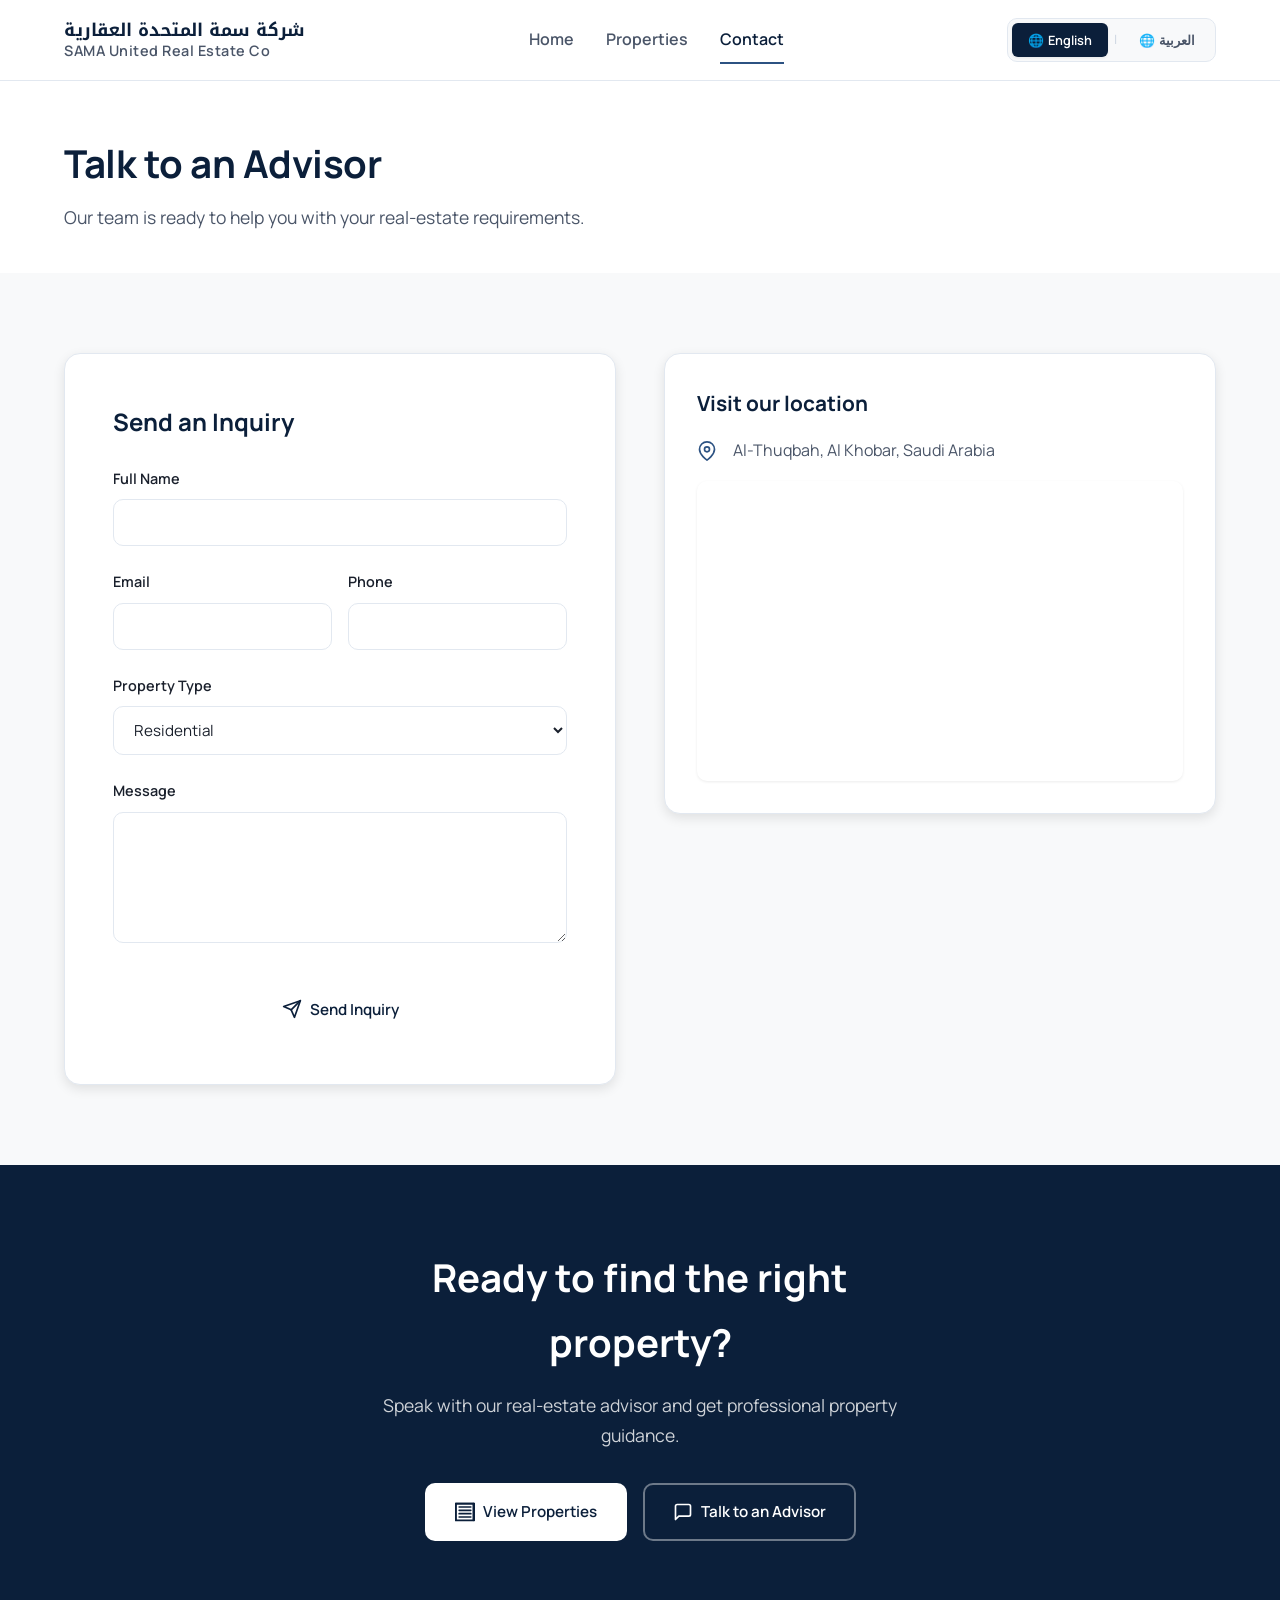
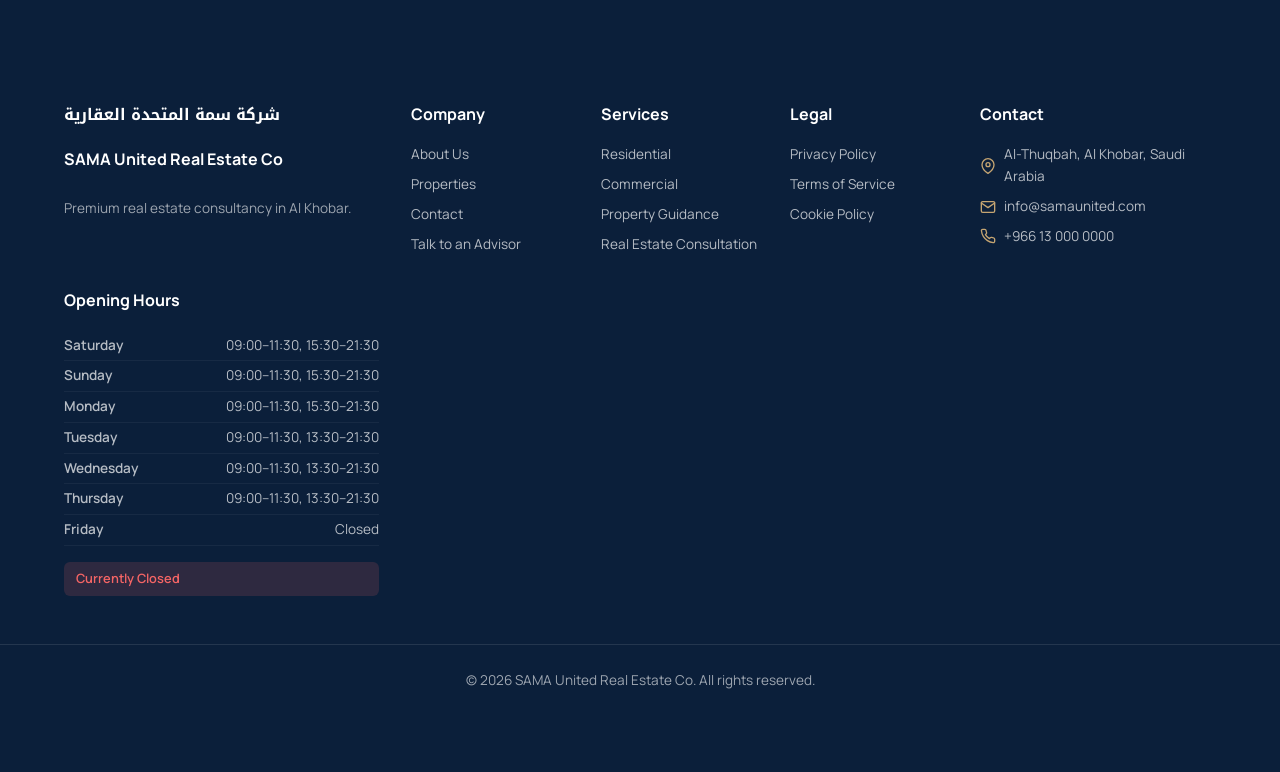
<file: contact.html>
<!DOCTYPE html>
<html lang="en" dir="ltr">
<head>
  <meta charset="UTF-8">
  <meta name="viewport" content="width=device-width, initial-scale=1.0">
  <meta name="description" content="Talk to a real estate advisor at SAMA United Real Estate Co. We provide professional property guidance in Al Khobar, Saudi Arabia.">
  <meta name="keywords" content="contact, advisor, real estate, Al Khobar, SAMA United, consultation">
  <meta property="og:title" content="Talk to an Advisor | SAMA United Real Estate Co">
  <meta property="og:description" content="Get professional real-estate guidance from our advisors in Al Khobar, Saudi Arabia.">
  <meta property="og:type" content="website">
  <meta property="og:url" content="https://samaunited.com/contact">
  <meta name="theme-color" content="#0B1F3A">
  <title>Talk to an Advisor | SAMA United Real Estate Co</title>
  <link rel="preconnect" href="https://fonts.googleapis.com">
  <link rel="preconnect" href="https://fonts.gstatic.com" crossorigin>
  <link href="https://fonts.googleapis.com/css2?family=Manrope:wght@400;500;600;700;800&family=Noto+Kufi+Arabic:wght@400;500;600;700&display=swap" rel="stylesheet">
  <link rel="stylesheet" href="style.css">
</head>
<body>
  <a href="#mainContent" class="skip-link">Skip to main content</a>
  
  <header class="site-header" id="siteHeader">
    <div class="container header-inner">
      <a href="index.html" class="brand" aria-label="SAMA United Real Estate Co - Home">
        <span class="brand-ar">شركة سمة المتحدة العقارية</span>
        <span class="brand-en">SAMA United Real Estate Co</span>
      </a>
      
      <nav class="desktop-nav" aria-label="Primary navigation">
        <a href="index.html" class="nav-link" data-nav="home">Home</a>
        <a href="properties.html" class="nav-link" data-nav="properties">Properties</a>
        <a href="contact.html" class="nav-link active" data-nav="contact" aria-current="page">Contact</a>
      </nav>
      
      <div class="header-actions">
        <div class="language-selector" role="group" aria-label="Language selector">
          <button class="lang-btn active-lang" data-lang="en" aria-pressed="true" aria-label="Switch to English">
            <span aria-hidden="true">🌐</span> English
          </button>
          <span class="lang-divider" aria-hidden="true">|</span>
          <button class="lang-btn" data-lang="ar" aria-pressed="false" aria-label="التبديل إلى العربية">
            <span aria-hidden="true">🌐</span> العربية
          </button>
        </div>
        
        <button class="menu-toggle" id="menuToggle" aria-label="Open menu" aria-expanded="false" aria-controls="mobileNav">
          <svg xmlns="http://www.w3.org/2000/svg" width="24" height="24" viewBox="0 0 24 24" fill="none" stroke="currentColor" stroke-width="2" stroke-linecap="round" stroke-linejoin="round" class="icon-menu"><line x1="3" y1="12" x2="21" y2="12"/><line x1="3" y1="6" x2="21" y2="6"/><line x1="3" y1="18" x2="21" y2="18"/></svg>
          <svg xmlns="http://www.w3.org/2000/svg" width="24" height="24" viewBox="0 0 24 24" fill="none" stroke="currentColor" stroke-width="2" stroke-linecap="round" stroke-linejoin="round" class="icon-close" style="display:none;"><line x1="18" y1="6" x2="6" y2="18"/><line x1="6" y1="6" x2="18" y2="18"/></svg>
        </button>
      </div>
    </div>
    
    <div class="mobile-nav" id="mobileNav" aria-hidden="true">
      <a href="index.html" class="mobile-nav-link" data-nav="home">Home</a>
      <a href="properties.html" class="mobile-nav-link" data-nav="properties">Properties</a>
      <a href="contact.html" class="mobile-nav-link active" data-nav="contact" aria-current="page">Contact</a>
      <div class="mobile-lang">
        <button class="lang-btn active-lang" data-lang="en">🌐 English</button>
        <button class="lang-btn" data-lang="ar">🌐 العربية</button>
      </div>
    </div>
  </header>

  <main id="mainContent">
    <!-- Contact Hero -->
    <section class="contact-hero section-padding">
      <div class="container">
        <h1 class="section-title" id="contactHeading">Talk to an Advisor</h1>
        <p class="page-subtitle" id="contactSubtitle">Our team is ready to help you with your real-estate requirements.</p>
      </div>
    </section>

    <!-- Contact Section -->
    <section class="contact-section section-padding bg-soft">
      <div class="container contact-layout">
        <!-- Contact Form -->
        <div class="contact-form-wrapper">
          <h2 id="formHeading">Send an Inquiry</h2>
          <form id="contactForm" novalidate>
            <div class="form-group">
              <label for="name" id="labelName">Full Name</label>
              <input type="text" id="name" name="name" required aria-required="true" autocomplete="name">
            </div>
            
            <div class="form-row">
              <div class="form-group">
                <label for="email" id="labelEmail">Email</label>
                <input type="email" id="email" name="email" required aria-required="true" autocomplete="email">
              </div>
              <div class="form-group">
                <label for="phone" id="labelPhone">Phone</label>
                <input type="tel" id="phone" name="phone" required aria-required="true" autocomplete="tel">
              </div>
            </div>
            
            <div class="form-group">
              <label for="propertyType" id="labelPropertyType">Property Type</label>
              <select id="propertyType" name="propertyType">
                <option value="residential" id="optionResidential">Residential</option>
                <option value="commercial" id="optionCommercial">Commercial</option>
                <option value="family" id="optionFamily">Family</option>
                <option value="other" id="optionOther">Other</option>
              </select>
            </div>
            
            <div class="form-group">
              <label for="message" id="labelMessage">Message</label>
              <textarea id="message" name="message" rows="5" required aria-required="true"></textarea>
            </div>
            
            <div id="formError" class="form-message error hidden" role="alert" aria-live="assertive"></div>
            <div id="formSuccess" class="form-message success hidden" role="status" aria-live="polite"></div>
            
            <button type="submit" class="btn btn-primary form-submit" id="submitBtn">
              <svg xmlns="http://www.w3.org/2000/svg" width="20" height="20" viewBox="0 0 24 24" fill="none" stroke="currentColor" stroke-width="2" stroke-linecap="round" stroke-linejoin="round"><line x1="22" y1="2" x2="11" y2="13"/><polygon points="22 2 15 22 11 13 2 9 22 2"/></svg>
              <span>Send Inquiry</span>
            </button>
          </form>
        </div>
        
        <!-- Contact Info -->
        <div class="contact-info-wrapper">
          <div class="info-card">
            <h3 id="locationHeading">Visit our location</h3>
            <p class="info-item">
              <svg xmlns="http://www.w3.org/2000/svg" width="20" height="20" viewBox="0 0 24 24" fill="none" stroke="currentColor" stroke-width="2" stroke-linecap="round" stroke-linejoin="round"><path d="M21 10c0 7-9 13-9 13s-9-6-9-13a9 9 0 0 1 18 0z"/><circle cx="12" cy="10" r="3"/></svg>
              <span id="locationAddress">Al-Thuqbah, Al Khobar, Saudi Arabia</span>
            </p>
            <div class="map-container">
              <iframe 
                src="https://www.google.com/maps/embed?pb=!1m18!1m12!1m3!1d3576.2!2d50.2!3d26.3!2m3!1f0!2f0!3f0!3m2!1i1024!2i768!4f13.1!3m3!1m2!1s0x0%3A0x0!2zMjbCsDE4JzAwLjAiTiA1MMKwMTInMDAuMCJF!5e0!3m2!1sen!2ssa!4v1700000000000" 
                width="100%" 
                height="300" 
                style="border:0;" 
                allowfullscreen="" 
                loading="lazy"
                referrerpolicy="no-referrer-when-downgrade"
                title="SAMA United Real Estate Co location map">
              </iframe>
            </div>
          </div>
        </div>
      </div>
    </section>

    <!-- CTA Section -->
    <section class="cta-section section-padding">
      <div class="container cta-content">
        <h2 id="ctaHeading">Ready to find the right property?</h2>
        <p id="ctaSubtitle">Speak with our real-estate advisor and get professional property guidance.</p>
        <div class="cta-actions">
          <a href="properties.html" class="btn btn-primary" id="ctaViewBtn">
            <svg xmlns="http://www.w3.org/2000/svg" width="20" height="20" viewBox="0 0 24 24" fill="none" stroke="currentColor" stroke-width="2" stroke-linecap="round" stroke-linejoin="round"><path d="M1 22V2h22v20"/><path d="M1 2h22"/><path d="M1 22h22"/><path d="M1 2v20"/><path d="M22 2v20"/><path d="M5 6h14"/><path d="M5 10h14"/><path d="M5 14h14"/><path d="M5 18h14"/></svg>
            <span>View Properties</span>
          </a>
          <a href="contact.html" class="btn btn-secondary" id="ctaAdvisorBtn">
            <svg xmlns="http://www.w3.org/2000/svg" width="20" height="20" viewBox="0 0 24 24" fill="none" stroke="currentColor" stroke-width="2" stroke-linecap="round" stroke-linejoin="round"><path d="M21 15a2 2 0 0 1-2 2H7l-4 4V5a2 2 0 0 1 2-2h14a2 2 0 0 1 2 2z"/></svg>
            <span>Talk to an Advisor</span>
          </a>
        </div>
      </div>
    </section>
  </main>

  <!-- Footer (same as index) -->
  <footer class="site-footer section-padding">
    <div class="container footer-grid">
      <div class="footer-col footer-brand">
        <h4 class="footer-brand-ar">شركة سمة المتحدة العقارية</h4>
        <h4 class="footer-brand-en">SAMA United Real Estate Co</h4>
        <p class="footer-tagline" id="footerTagline">Premium real estate consultancy in Al Khobar.</p>
      </div>
      
      <div class="footer-col">
        <h4 id="footerCompany">Company</h4>
        <a href="index.html#about" id="footerAbout">About Us</a>
        <a href="properties.html" id="footerProperties">Properties</a>
        <a href="contact.html" id="footerContact">Contact</a>
        <a href="contact.html" id="footerAdvisor">Talk to an Advisor</a>
      </div>
      
      <div class="footer-col">
        <h4 id="footerServices">Services</h4>
        <span id="footerResidential">Residential</span>
        <span id="footerCommercial">Commercial</span>
        <span id="footerGuidance">Property Guidance</span>
        <span id="footerConsultation">Real Estate Consultation</span>
      </div>
      
      <div class="footer-col">
        <h4 id="footerLegal">Legal</h4>
        <span id="footerPrivacy">Privacy Policy</span>
        <span id="footerTerms">Terms of Service</span>
        <span id="footerCookie">Cookie Policy</span>
      </div>
      
      <div class="footer-col">
        <h4 id="footerContactHeading">Contact</h4>
        <p class="footer-location">
          <svg xmlns="http://www.w3.org/2000/svg" width="16" height="16" viewBox="0 0 24 24" fill="none" stroke="currentColor" stroke-width="2" stroke-linecap="round" stroke-linejoin="round"><path d="M21 10c0 7-9 13-9 13s-9-6-9-13a9 9 0 0 1 18 0z"/><circle cx="12" cy="10" r="3"/></svg>
          <span id="footerAddress">Al-Thuqbah, Al Khobar, Saudi Arabia</span>
        </p>
        <p class="footer-email">
          <svg xmlns="http://www.w3.org/2000/svg" width="16" height="16" viewBox="0 0 24 24" fill="none" stroke="currentColor" stroke-width="2" stroke-linecap="round" stroke-linejoin="round"><path d="M4 4h16c1.1 0 2 .9 2 2v12c0 1.1-.9 2-2 2H4c-1.1 0-2-.9-2-2V6c0-1.1.9-2 2-2z"/><polyline points="22,6 12,13 2,6"/></svg>
          <span>info@samaunited.com</span>
        </p>
        <p class="footer-phone">
          <svg xmlns="http://www.w3.org/2000/svg" width="16" height="16" viewBox="0 0 24 24" fill="none" stroke="currentColor" stroke-width="2" stroke-linecap="round" stroke-linejoin="round"><path d="M22 16.92v3a2 2 0 0 1-2.18 2 19.79 19.79 0 0 1-8.63-3.07 19.5 19.5 0 0 1-6-6 19.79 19.79 0 0 1-3.07-8.67A2 2 0 0 1 4.11 2h3a2 2 0 0 1 2 1.72c.127.96.361 1.903.7 2.81a2 2 0 0 1-.45 2.11L8.09 9.91a16 16 0 0 0 6 6l1.27-1.27a2 2 0 0 1 2.11-.45c.907.339 1.85.573 2.81.7A2 2 0 0 1 22 16.92z"/></svg>
          <span>+966 13 000 0000</span>
        </p>
      </div>
      
      <div class="footer-col footer-hours">
        <h4 id="footerHoursHeading">Opening Hours</h4>
        <div id="openingHoursContainer"></div>
        <p class="hours-status" id="hoursStatus"></p>
      </div>
    </div>
    
    <div class="footer-bottom">
      <p id="footerCopyright">© 2026 SAMA United Real Estate Co. All rights reserved.</p>
    </div>
  </footer>

  <script src="script.js"></script>
</body>
  </html>
</file>
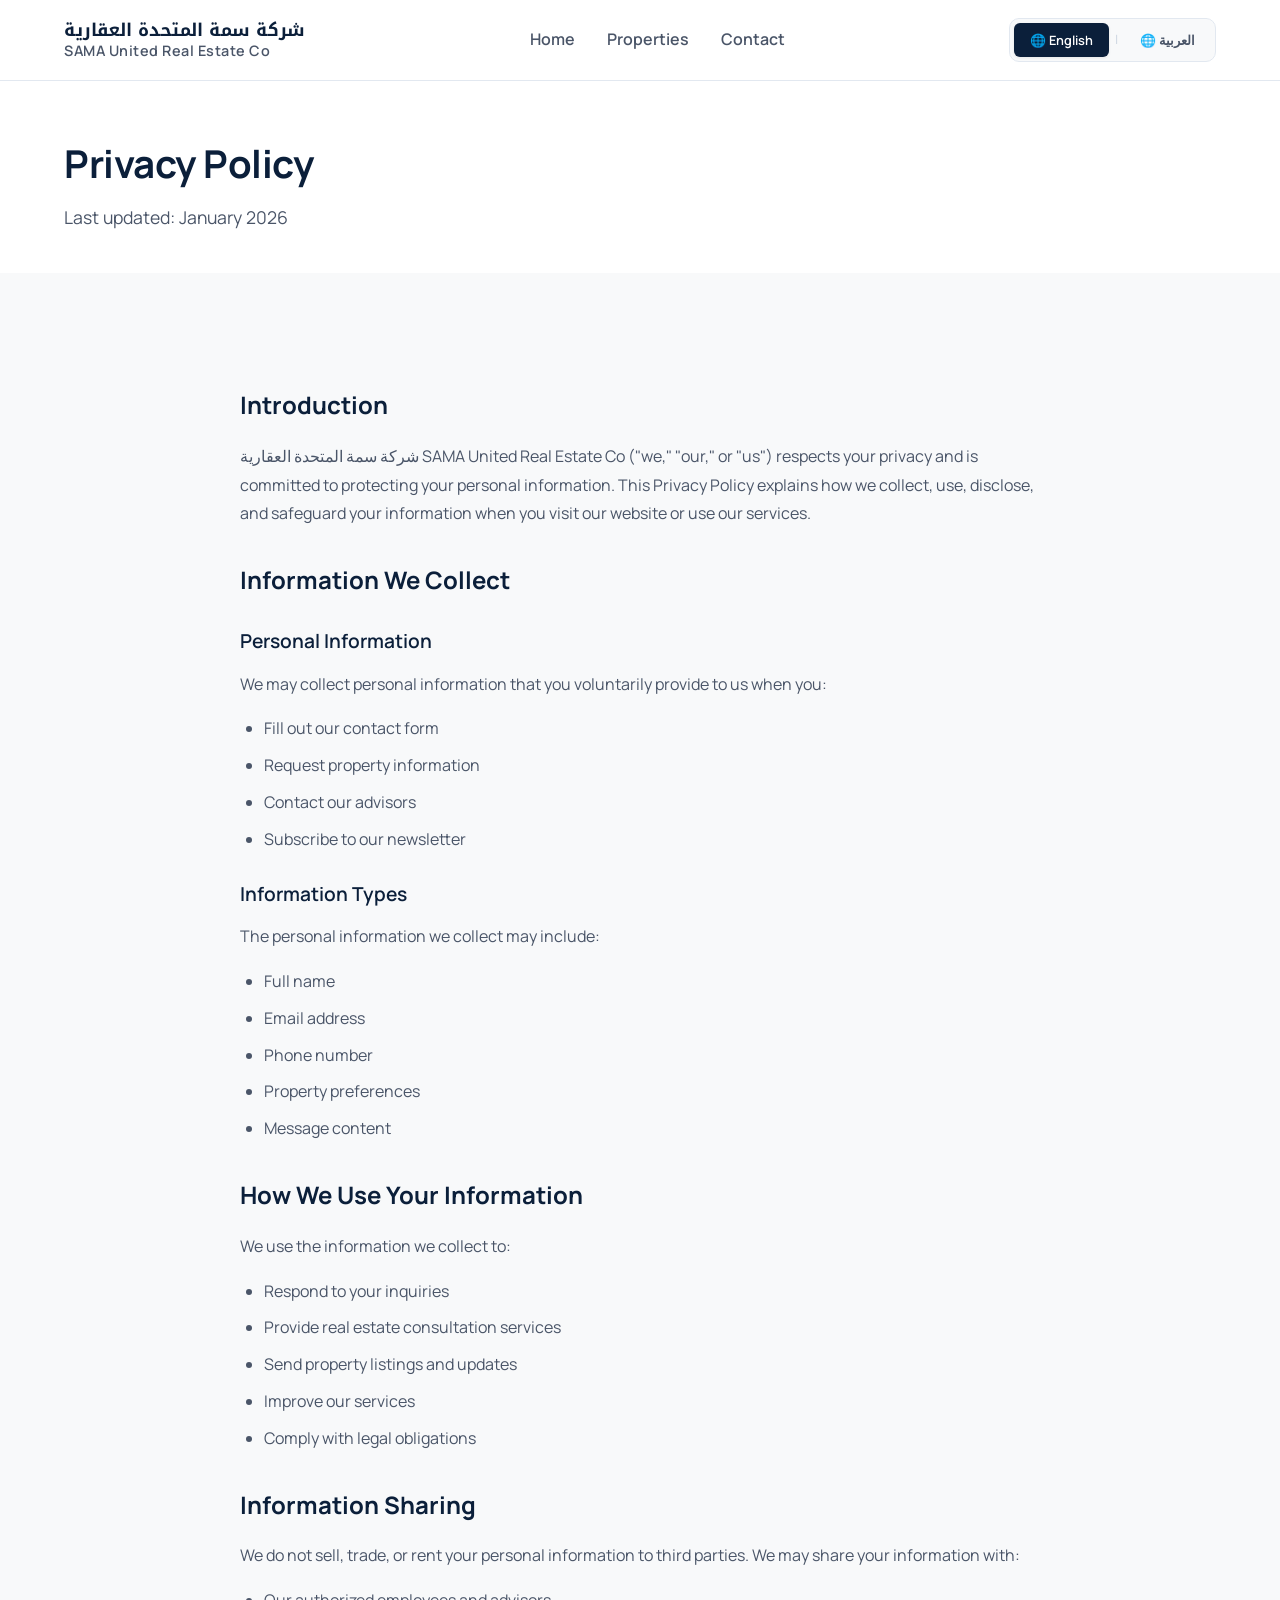
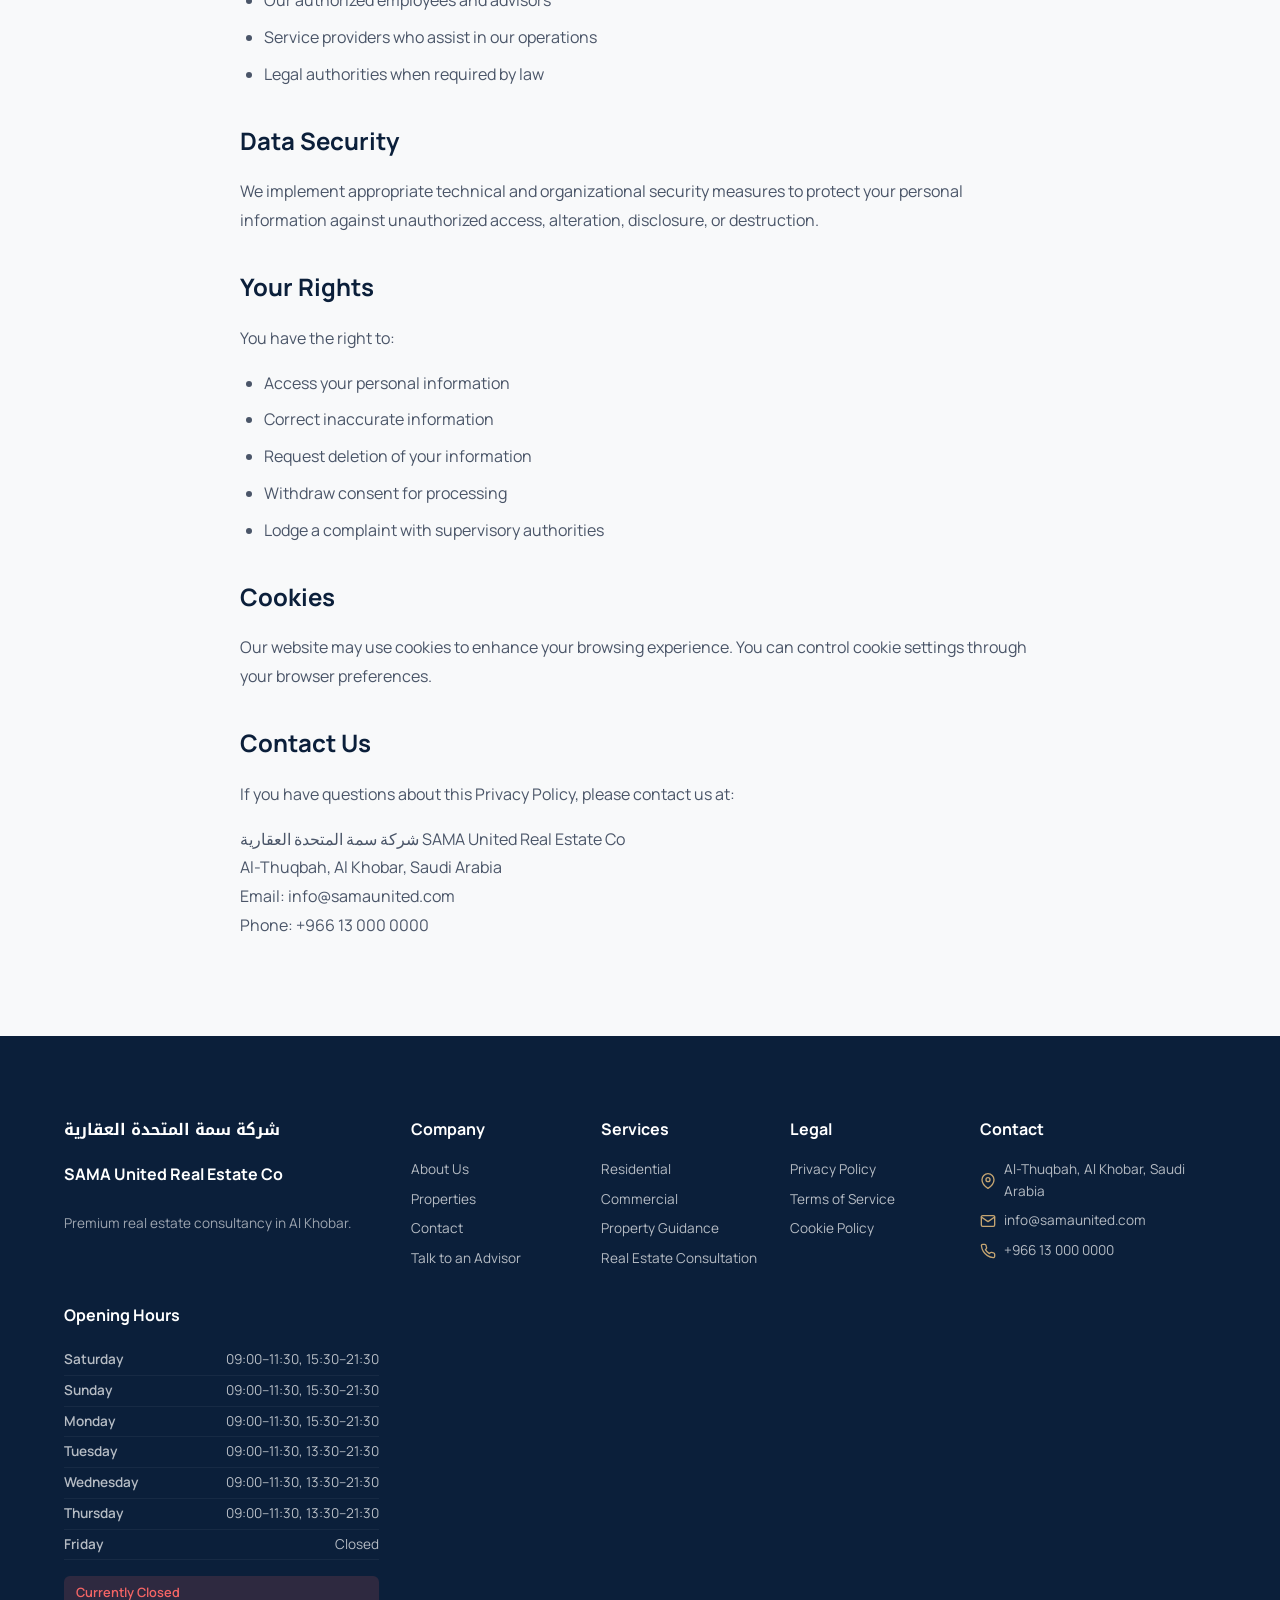
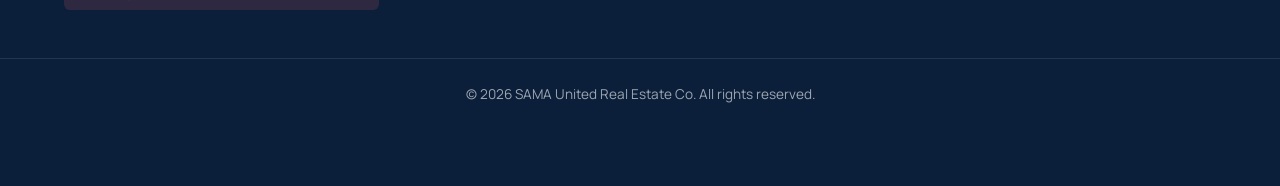
<file: privacy-policy.html>
<!DOCTYPE html>
<html lang="en" dir="ltr">
<head>
  <meta charset="UTF-8">
  <meta name="viewport" content="width=device-width, initial-scale=1.0">
  <meta name="description" content="Privacy Policy - SAMA United Real Estate Co. Learn how we protect your personal information.">
  <meta property="og:title" content="Privacy Policy | SAMA United Real Estate Co">
  <meta property="og:description" content="Privacy Policy for SAMA United Real Estate Co.">
  <meta property="og:type" content="website">
  <meta name="theme-color" content="#0B1F3A">
  <title>Privacy Policy | SAMA United Real Estate Co</title>
  <link rel="preconnect" href="https://fonts.googleapis.com">
  <link rel="preconnect" href="https://fonts.gstatic.com" crossorigin>
  <link href="https://fonts.googleapis.com/css2?family=Manrope:wght@400;500;600;700;800&family=Noto+Kufi+Arabic:wght@400;500;600;700&display=swap" rel="stylesheet">
  <link rel="stylesheet" href="style.css">
  <style>
    .legal-content {
      max-width: 800px;
      margin: 0 auto;
    }
    
    .legal-content h2 {
      font-size: 1.5rem;
      font-weight: 700;
      color: var(--primary-navy);
      margin: 32px 0 16px;
    }
    
    .legal-content h3 {
      font-size: 1.2rem;
      font-weight: 600;
      color: var(--primary-navy);
      margin: 24px 0 12px;
    }
    
    .legal-content p {
      color: var(--text-medium);
      line-height: 1.8;
      margin-bottom: 16px;
    }
    
    .legal-content ul {
      list-style-type: disc;
      padding-left: 24px;
      margin-bottom: 16px;
    }
    
    .legal-content li {
      color: var(--text-medium);
      line-height: 1.8;
      margin-bottom: 8px;
    }
    
    body[dir="rtl"] .legal-content ul {
      padding-left: 0;
      padding-right: 24px;
    }
  </style>
</head>
<body>
  <a href="#mainContent" class="skip-link">Skip to main content</a>
  
  <header class="site-header" id="siteHeader">
    <div class="container header-inner">
      <a href="index.html" class="brand" aria-label="SAMA United Real Estate Co - Home">
        <span class="brand-ar">شركة سمة المتحدة العقارية</span>
        <span class="brand-en">SAMA United Real Estate Co</span>
      </a>
      
      <nav class="desktop-nav" aria-label="Primary navigation">
        <a href="index.html" class="nav-link" data-nav="home">Home</a>
        <a href="properties.html" class="nav-link" data-nav="properties">Properties</a>
        <a href="contact.html" class="nav-link" data-nav="contact">Contact</a>
      </nav>
      
      <div class="header-actions">
        <div class="language-selector" role="group" aria-label="Language selector">
          <button class="lang-btn active-lang" data-lang="en" aria-pressed="true">🌐 English</button>
          <span class="lang-divider">|</span>
          <button class="lang-btn" data-lang="ar" aria-pressed="false">🌐 العربية</button>
        </div>
        
        <button class="menu-toggle" id="menuToggle" aria-label="Open menu" aria-expanded="false" aria-controls="mobileNav">
          <svg xmlns="http://www.w3.org/2000/svg" width="24" height="24" viewBox="0 0 24 24" fill="none" stroke="currentColor" stroke-width="2" stroke-linecap="round" stroke-linejoin="round" class="icon-menu"><line x1="3" y1="12" x2="21" y2="12"/><line x1="3" y1="6" x2="21" y2="6"/><line x1="3" y1="18" x2="21" y2="18"/></svg>
          <svg xmlns="http://www.w3.org/2000/svg" width="24" height="24" viewBox="0 0 24 24" fill="none" stroke="currentColor" stroke-width="2" stroke-linecap="round" stroke-linejoin="round" class="icon-close" style="display:none;"><line x1="18" y1="6" x2="6" y2="18"/><line x1="6" y1="6" x2="18" y2="18"/></svg>
        </button>
      </div>
    </div>
    
    <div class="mobile-nav" id="mobileNav" aria-hidden="true">
      <a href="index.html" class="mobile-nav-link" data-nav="home">Home</a>
      <a href="properties.html" class="mobile-nav-link" data-nav="properties">Properties</a>
      <a href="contact.html" class="mobile-nav-link" data-nav="contact">Contact</a>
      <div class="mobile-lang">
        <button class="lang-btn active-lang" data-lang="en">🌐 English</button>
        <button class="lang-btn" data-lang="ar">🌐 العربية</button>
      </div>
    </div>
  </header>

  <main id="mainContent">
    <section class="page-header section-padding">
      <div class="container">
        <h1 class="section-title" id="privacyHeading">Privacy Policy</h1>
        <p class="page-subtitle" id="privacySubtitle">Last updated: January 2026</p>
      </div>
    </section>

    <section class="section-padding bg-soft">
      <div class="container">
        <div class="legal-content">
          <h2>Introduction</h2>
          <p>شركة سمة المتحدة العقارية SAMA United Real Estate Co ("we," "our," or "us") respects your privacy and is committed to protecting your personal information. This Privacy Policy explains how we collect, use, disclose, and safeguard your information when you visit our website or use our services.</p>
          
          <h2>Information We Collect</h2>
          <h3>Personal Information</h3>
          <p>We may collect personal information that you voluntarily provide to us when you:</p>
          <ul>
            <li>Fill out our contact form</li>
            <li>Request property information</li>
            <li>Contact our advisors</li>
            <li>Subscribe to our newsletter</li>
          </ul>
          
          <h3>Information Types</h3>
          <p>The personal information we collect may include:</p>
          <ul>
            <li>Full name</li>
            <li>Email address</li>
            <li>Phone number</li>
            <li>Property preferences</li>
            <li>Message content</li>
          </ul>
          
          <h2>How We Use Your Information</h2>
          <p>We use the information we collect to:</p>
          <ul>
            <li>Respond to your inquiries</li>
            <li>Provide real estate consultation services</li>
            <li>Send property listings and updates</li>
            <li>Improve our services</li>
            <li>Comply with legal obligations</li>
          </ul>
          
          <h2>Information Sharing</h2>
          <p>We do not sell, trade, or rent your personal information to third parties. We may share your information with:</p>
          <ul>
            <li>Our authorized employees and advisors</li>
            <li>Service providers who assist in our operations</li>
            <li>Legal authorities when required by law</li>
          </ul>
          
          <h2>Data Security</h2>
          <p>We implement appropriate technical and organizational security measures to protect your personal information against unauthorized access, alteration, disclosure, or destruction.</p>
          
          <h2>Your Rights</h2>
          <p>You have the right to:</p>
          <ul>
            <li>Access your personal information</li>
            <li>Correct inaccurate information</li>
            <li>Request deletion of your information</li>
            <li>Withdraw consent for processing</li>
            <li>Lodge a complaint with supervisory authorities</li>
          </ul>
          
          <h2>Cookies</h2>
          <p>Our website may use cookies to enhance your browsing experience. You can control cookie settings through your browser preferences.</p>
          
          <h2>Contact Us</h2>
          <p>If you have questions about this Privacy Policy, please contact us at:</p>
          <p>شركة سمة المتحدة العقارية SAMA United Real Estate Co<br>
          Al-Thuqbah, Al Khobar, Saudi Arabia<br>
          Email: info@samaunited.com<br>
          Phone: +966 13 000 0000</p>
        </div>
      </div>
    </section>
  </main>

  <footer class="site-footer section-padding">
    <div class="container footer-grid">
      <div class="footer-col footer-brand">
        <h4 class="footer-brand-ar">شركة سمة المتحدة العقارية</h4>
        <h4 class="footer-brand-en">SAMA United Real Estate Co</h4>
        <p class="footer-tagline" id="footerTagline">Premium real estate consultancy in Al Khobar.</p>
      </div>
      
      <div class="footer-col">
        <h4 id="footerCompany">Company</h4>
        <a href="index.html#about" id="footerAbout">About Us</a>
        <a href="properties.html" id="footerProperties">Properties</a>
        <a href="contact.html" id="footerContact">Contact</a>
        <a href="contact.html" id="footerAdvisor">Talk to an Advisor</a>
      </div>
      
      <div class="footer-col">
        <h4 id="footerServices">Services</h4>
        <a href="services.html" id="footerResidential">Residential</a>
        <a href="services.html" id="footerCommercial">Commercial</a>
        <a href="services.html" id="footerGuidance">Property Guidance</a>
        <a href="services.html" id="footerConsultation">Real Estate Consultation</a>
      </div>
      
      <div class="footer-col">
        <h4 id="footerLegal">Legal</h4>
        <a href="privacy-policy.html" id="footerPrivacy">Privacy Policy</a>
        <a href="terms-of-service.html" id="footerTerms">Terms of Service</a>
        <a href="cookie-policy.html" id="footerCookie">Cookie Policy</a>
      </div>
      
      <div class="footer-col">
        <h4 id="footerContactHeading">Contact</h4>
        <p class="footer-location">
          <svg xmlns="http://www.w3.org/2000/svg" width="16" height="16" viewBox="0 0 24 24" fill="none" stroke="currentColor" stroke-width="2" stroke-linecap="round" stroke-linejoin="round"><path d="M21 10c0 7-9 13-9 13s-9-6-9-13a9 9 0 0 1 18 0z"/><circle cx="12" cy="10" r="3"/></svg>
          <span id="footerAddress">Al-Thuqbah, Al Khobar, Saudi Arabia</span>
        </p>
        <p class="footer-email">
          <svg xmlns="http://www.w3.org/2000/svg" width="16" height="16" viewBox="0 0 24 24" fill="none" stroke="currentColor" stroke-width="2" stroke-linecap="round" stroke-linejoin="round"><path d="M4 4h16c1.1 0 2 .9 2 2v12c0 1.1-.9 2-2 2H4c-1.1 0-2-.9-2-2V6c0-1.1.9-2 2-2z"/><polyline points="22,6 12,13 2,6"/></svg>
          <span>info@samaunited.com</span>
        </p>
        <p class="footer-phone">
          <svg xmlns="http://www.w3.org/2000/svg" width="16" height="16" viewBox="0 0 24 24" fill="none" stroke="currentColor" stroke-width="2" stroke-linecap="round" stroke-linejoin="round"><path d="M22 16.92v3a2 2 0 0 1-2.18 2 19.79 19.79 0 0 1-8.63-3.07 19.5 19.5 0 0 1-6-6 19.79 19.79 0 0 1-3.07-8.67A2 2 0 0 1 4.11 2h3a2 2 0 0 1 2 1.72c.127.96.361 1.903.7 2.81a2 2 0 0 1-.45 2.11L8.09 9.91a16 16 0 0 0 6 6l1.27-1.27a2 2 0 0 1 2.11-.45c.907.339 1.85.573 2.81.7A2 2 0 0 1 22 16.92z"/></svg>
          <span>+966 13 000 0000</span>
        </p>
      </div>
      
      <div class="footer-col footer-hours">
        <h4 id="footerHoursHeading">Opening Hours</h4>
        <div id="openingHoursContainer"></div>
        <p class="hours-status" id="hoursStatus"></p>
      </div>
    </div>
    
    <div class="footer-bottom">
      <p id="footerCopyright">© 2026 SAMA United Real Estate Co. All rights reserved.</p>
    </div>
  </footer>

  <script src="script.js"></script>
</body>
                          </html>
</file>
<file: style.css>
/* style.css - Complete refined version */
:root {
  --primary-navy: #0B1F3A;
  --secondary-navy: #1A365D;
  --accent-blue: #2C5282;
  --gold-accent: #C5A572;
  --off-white: #F8F9FA;
  --white: #FFFFFF;
  --text-dark: #1A202C;
  --text-medium: #4A5568;
  --text-light: #718096;
  --border-light: #E2E8F0;
  --border-medium: #CBD5E0;
  --shadow-sm: 0 1px 3px rgba(0,0,0,0.08);
  --shadow-md: 0 4px 12px rgba(0,0,0,0.1);
  --shadow-lg: 0 8px 24px rgba(0,0,0,0.12);
  --transition-fast: 0.2s ease;
  --transition-medium: 0.3s ease;
  --transition-slow: 0.5s ease;
  --font-en: 'Manrope', -apple-system, BlinkMacSystemFont, sans-serif;
  --font-ar: 'Noto Kufi Arabic', 'Manrope', sans-serif;
  --container-max: 1200px;
  --header-height: 80px;
  --radius-sm: 6px;
  --radius-md: 10px;
  --radius-lg: 16px;
  --spacing-xs: 8px;
  --spacing-sm: 16px;
  --spacing-md: 24px;
  --spacing-lg: 32px;
  --spacing-xl: 48px;
  --spacing-xxl: 80px;
}

* {
  margin: 0;
  padding: 0;
  box-sizing: border-box;
}

html {
  scroll-behavior: smooth;
  -webkit-font-smoothing: antialiased;
  -moz-osx-font-smoothing: grayscale;
  text-rendering: optimizeLegibility;
}

body {
  font-family: var(--font-en);
  color: var(--text-dark);
  background-color: var(--white);
  line-height: 1.7;
  font-size: 16px;
  overflow-x: hidden;
  min-height: 100vh;
}

body[dir="rtl"] {
  font-family: var(--font-ar);
  letter-spacing: 0;
}

img {
  max-width: 100%;
  height: auto;
  display: block;
}

a {
  text-decoration: none;
  color: inherit;
  transition: color var(--transition-fast);
}

button {
  cursor: pointer;
  font-family: inherit;
  border: none;
  background: none;
  font-size: inherit;
}

.container {
  max-width: var(--container-max);
  margin: 0 auto;
  padding: 0 var(--spacing-md);
  width: 100%;
}

.section-padding {
  padding: var(--spacing-xxl) 0;
}

.section-title {
  font-size: clamp(1.8rem, 3vw, 2.5rem);
  font-weight: 700;
  color: var(--primary-navy);
  margin-bottom: var(--spacing-sm);
  letter-spacing: -0.5px;
  line-height: 1.2;
}

.bg-soft {
  background-color: var(--off-white);
}

.hidden {
  display: none !important;
}

.sr-only {
  position: absolute;
  width: 1px;
  height: 1px;
  padding: 0;
  margin: -1px;
  overflow: hidden;
  clip: rect(0, 0, 0, 0);
  white-space: nowrap;
  border-width: 0;
}

/* Focus styles for accessibility */
:focus-visible {
  outline: 3px solid var(--accent-blue);
  outline-offset: 2px;
  border-radius: var(--radius-sm);
}

/* Skip link */
.skip-link {
  position: absolute;
  top: -100px;
  left: 50%;
  transform: translateX(-50%);
  background: var(--primary-navy);
  color: var(--white);
  padding: var(--spacing-sm) var(--spacing-md);
  border-radius: var(--radius-sm);
  z-index: 9999;
  font-weight: 600;
  transition: top var(--transition-medium);
}

.skip-link:focus {
  top: var(--spacing-sm);
}

/* Header Styles */
.site-header {
  position: sticky;
  top: 0;
  z-index: 1000;
  background-color: rgba(255, 255, 255, 0.98);
  backdrop-filter: blur(12px);
  -webkit-backdrop-filter: blur(12px);
  border-bottom: 1px solid var(--border-light);
  transition: box-shadow var(--transition-medium);
}

.site-header.scrolled {
  box-shadow: var(--shadow-md);
}

.header-inner {
  display: flex;
  align-items: center;
  justify-content: space-between;
  height: var(--header-height);
  gap: var(--spacing-md);
  position: relative;
}

.brand {
  display: flex;
  flex-direction: column;
  line-height: 1.3;
  min-width: 0;
}

.brand-ar {
  font-family: var(--font-ar);
  font-size: clamp(0.9rem, 1.5vw, 1.1rem);
  font-weight: 700;
  color: var(--primary-navy);
  white-space: nowrap;
  overflow: hidden;
  text-overflow: ellipsis;
}

.brand-en {
  font-size: clamp(0.75rem, 1.2vw, 0.9rem);
  font-weight: 600;
  color: var(--text-medium);
  letter-spacing: 0.5px;
  white-space: nowrap;
  overflow: hidden;
  text-overflow: ellipsis;
}

.desktop-nav {
  display: flex;
  gap: var(--spacing-lg);
  align-items: center;
  flex: 1;
  justify-content: center;
}

.nav-link {
  font-weight: 600;
  color: var(--text-medium);
  position: relative;
  padding: var(--spacing-xs) 0;
  transition: color var(--transition-fast);
  white-space: nowrap;
}

.nav-link::after {
  content: '';
  position: absolute;
  bottom: -2px;
  left: 0;
  width: 0;
  height: 2px;
  background-color: var(--accent-blue);
  transition: width var(--transition-medium);
}

.nav-link:hover,
.nav-link.active {
  color: var(--primary-navy);
}

.nav-link:hover::after,
.nav-link.active::after {
  width: 100%;
}

.header-actions {
  display: flex;
  align-items: center;
  gap: var(--spacing-sm);
  flex-shrink: 0;
}

.language-selector {
  display: flex;
  align-items: center;
  gap: 4px;
  background-color: var(--off-white);
  padding: 4px;
  border-radius: var(--radius-md);
  border: 1px solid var(--border-light);
}

.lang-btn {
  font-size: 0.8rem;
  font-weight: 600;
  color: var(--text-medium);
  padding: var(--spacing-xs) var(--spacing-sm);
  border-radius: var(--radius-sm);
  transition: all var(--transition-fast);
  white-space: nowrap;
  display: flex;
  align-items: center;
  gap: 4px;
}

.lang-btn:hover {
  color: var(--primary-navy);
  background-color: var(--white);
}

.lang-btn.active-lang {
  color: var(--white);
  background-color: var(--primary-navy);
  box-shadow: var(--shadow-sm);
}

.lang-divider {
  color: var(--border-medium);
  font-size: 0.8rem;
  margin: 0 2px;
}

.menu-toggle {
  display: none;
  width: 44px;
  height: 44px;
  align-items: center;
  justify-content: center;
  border-radius: var(--radius-md);
  border: 1px solid var(--border-light);
  color: var(--primary-navy);
  transition: all var(--transition-fast);
  position: relative;
}

.menu-toggle:hover {
  background-color: var(--off-white);
}

.menu-toggle .icon-close {
  display: none;
}

.menu-toggle[aria-expanded="true"] .icon-menu {
  display: none;
}

.menu-toggle[aria-expanded="true"] .icon-close {
  display: block;
}

.mobile-nav {
  display: none;
  flex-direction: column;
  padding: var(--spacing-sm) var(--spacing-md);
  background-color: var(--white);
  border-top: 1px solid var(--border-light);
  gap: var(--spacing-xs);
  position: absolute;
  top: 100%;
  left: 0;
  right: 0;
  box-shadow: var(--shadow-lg);
  max-height: calc(100vh - var(--header-height));
  overflow-y: auto;
}

.mobile-nav.open {
  display: flex;
}

.mobile-nav-link {
  padding: var(--spacing-sm);
  border-radius: var(--radius-sm);
  font-weight: 600;
  color: var(--text-medium);
  transition: all var(--transition-fast);
  text-align: center;
}

.mobile-nav-link:hover,
.mobile-nav-link.active {
  background-color: var(--off-white);
  color: var(--primary-navy);
}

.mobile-lang {
  display: flex;
  gap: var(--spacing-sm);
  padding: var(--spacing-sm);
  border-top: 1px solid var(--border-light);
  margin-top: var(--spacing-xs);
  justify-content: center;
}

/* Hero Section */
.hero {
  position: relative;
  min-height: 80vh;
  display: flex;
  align-items: center;
  background-color: var(--primary-navy);
  overflow: hidden;
}

.hero-bg {
  position: absolute;
  top: 0;
  left: 0;
  width: 100%;
  height: 100%;
  background-image: url('https://images.unsplash.com/photo-1600607687939-ce8a6c25118c?auto=format&fit=crop&w=1920&q=80');
  background-size: cover;
  background-position: center;
  opacity: 0.25;
  animation: slowZoom 20s ease-in-out infinite alternate;
}

@keyframes slowZoom {
  from {
    transform: scale(1);
  }
  to {
    transform: scale(1.1);
  }
}

.hero-content {
  position: relative;
  z-index: 1;
  max-width: 700px;
  color: var(--white);
  padding: var(--spacing-xl) 0;
}

.eyebrow {
  font-size: 0.85rem;
  font-weight: 600;
  letter-spacing: 2px;
  text-transform: uppercase;
  color: var(--gold-accent);
  margin-bottom: var(--spacing-sm);
}

.hero-title {
  font-size: clamp(2.2rem, 4vw, 3.5rem);
  font-weight: 800;
  line-height: 1.15;
  margin-bottom: var(--spacing-md);
  color: var(--white);
}

.title-ar {
  font-family: var(--font-ar);
}

.hero-subtitle {
  font-size: clamp(1rem, 1.5vw, 1.2rem);
  line-height: 1.7;
  color: rgba(255, 255, 255, 0.9);
  margin-bottom: var(--spacing-lg);
  max-width: 550px;
}

.hero-actions {
  display: flex;
  gap: var(--spacing-sm);
  flex-wrap: wrap;
}

/* Buttons */
.btn {
  display: inline-flex;
  align-items: center;
  gap: var(--spacing-xs);
  padding: 14px 28px;
  border-radius: var(--radius-md);
  font-weight: 600;
  font-size: 0.95rem;
  transition: all var(--transition-medium);
  border: 2px solid transparent;
  justify-content: center;
  min-height: 48px;
}

.btn svg {
  width: 20px;
  height: 20px;
  flex-shrink: 0;
}

.btn-primary {
  background-color: var(--white);
  color: var(--primary-navy);
}

.btn-primary:hover {
  background-color: var(--off-white);
  transform: translateY(-2px);
  box-shadow: var(--shadow-lg);
}

.btn-secondary {
  background-color: transparent;
  color: var(--white);
  border-color: rgba(255, 255, 255, 0.4);
}

.btn-secondary:hover {
  background-color: rgba(255, 255, 255, 0.1);
  border-color: var(--white);
  transform: translateY(-2px);
}

/* About Section */
.about-grid {
  display: grid;
  grid-template-columns: 1fr 1fr;
  gap: var(--spacing-xl);
  align-items: center;
}

.about-image {
  border-radius: var(--radius-lg);
  overflow: hidden;
  box-shadow: var(--shadow-md);
  position: relative;
  aspect-ratio: 4/3;
}

.about-image img {
  width: 100%;
  height: 100%;
  object-fit: cover;
  transition: transform var(--transition-slow);
}

.about-image:hover img {
  transform: scale(1.03);
}

.about-text {
  display: flex;
  flex-direction: column;
  gap: var(--spacing-sm);
}

.about-brand {
  font-family: var(--font-ar);
  font-size: 1.1rem;
  font-weight: 600;
  color: var(--accent-blue);
  line-height: 1.8;
}

#aboutDesc {
  color: var(--text-medium);
  line-height: 1.8;
}

.stats {
  display: grid;
  grid-template-columns: repeat(3, 1fr);
  gap: var(--spacing-md);
  padding: var(--spacing-md) 0;
  border-top: 2px solid var(--border-light);
  margin-top: var(--spacing-sm);
}

.stat {
  text-align: center;
}

.stat-number {
  display: block;
  font-size: clamp(1.8rem, 3vw, 2.5rem);
  font-weight: 800;
  color: var(--primary-navy);
  margin-bottom: 4px;
  line-height: 1.2;
}

.stat-text {
  font-size: clamp(1.2rem, 2vw, 1.5rem);
}

.stat-label {
  font-size: 0.85rem;
  color: var(--text-light);
  font-weight: 500;
}

/* Services Section */
.services-grid {
  display: grid;
  grid-template-columns: repeat(3, 1fr);
  gap: var(--spacing-lg);
  margin-top: var(--spacing-xl);
}

.service-card {
  background: var(--white);
  border-radius: var(--radius-lg);
  overflow: hidden;
  border: 1px solid var(--border-light);
  transition: all var(--transition-medium);
  box-shadow: var(--shadow-sm);
  height: 100%;
}

.service-card:hover {
  transform: translateY(-6px);
  box-shadow: var(--shadow-lg);
  border-color: var(--border-medium);
}

.service-img {
  height: 220px;
  overflow: hidden;
  position: relative;
}

.service-img img {
  width: 100%;
  height: 100%;
  object-fit: cover;
  transition: transform var(--transition-slow);
}

.service-card:hover .service-img img {
  transform: scale(1.08);
}

.service-body {
  padding: var(--spacing-md);
  position: relative;
}

.category-label {
  display: inline-block;
  font-size: 0.75rem;
  font-weight: 700;
  text-transform: uppercase;
  letter-spacing: 1px;
  color: var(--accent-blue);
  background-color: rgba(44, 82, 130, 0.1);
  padding: 4px 12px;
  border-radius: var(--radius-sm);
  margin-bottom: var(--spacing-sm);
}

.service-body h3 {
  font-size: 1.3rem;
  font-weight: 700;
  color: var(--primary-navy);
  margin-bottom: var(--spacing-sm);
}

.service-body p {
  color: var(--text-medium);
  line-height: 1.7;
  margin-bottom: var(--spacing-sm);
}

.service-icon {
  width: 32px;
  height: 32px;
  color: var(--accent-blue);
  opacity: 0.7;
}

/* Featured Properties */
.section-header {
  display: flex;
  align-items: center;
  justify-content: space-between;
  margin-bottom: var(--spacing-lg);
  gap: var(--spacing-sm);
  flex-wrap: wrap;
}

.text-link {
  display: inline-flex;
  align-items: center;
  gap: var(--spacing-xs);
  font-weight: 600;
  color: var(--accent-blue);
  transition: all var(--transition-fast);
}

.text-link svg {
  width: 18px;
  height: 18px;
  transition: transform var(--transition-fast);
}

.text-link:hover {
  color: var(--primary-navy);
}

.text-link:hover svg {
  transform: translateX(4px);
}

body[dir="rtl"] .text-link:hover svg {
  transform: translateX(-4px);
}

.property-grid {
  display: grid;
  grid-template-columns: repeat(3, 1fr);
  gap: var(--spacing-lg);
}

.property-card {
  background: var(--white);
  border-radius: var(--radius-lg);
  overflow: hidden;
  border: 1px solid var(--border-light);
  transition: all var(--transition-medium);
  box-shadow: var(--shadow-sm);
  height: 100%;
  display: flex;
  flex-direction: column;
}

.property-card:hover {
  transform: translateY(-6px);
  box-shadow: var(--shadow-lg);
}

.property-image {
  position: relative;
  height: 220px;
  overflow: hidden;
  flex-shrink: 0;
}

.property-image img {
  width: 100%;
  height: 100%;
  object-fit: cover;
  transition: transform var(--transition-slow);
}

.property-card:hover .property-image img {
  transform: scale(1.08);
}

.property-badge {
  position: absolute;
  top: var(--spacing-sm);
  left: var(--spacing-sm);
  background-color: var(--primary-navy);
  color: var(--white);
  padding: 6px 16px;
  border-radius: var(--radius-sm);
  font-size: 0.8rem;
  font-weight: 600;
  z-index: 1;
}

body[dir="rtl"] .property-badge {
  left: auto;
  right: var(--spacing-sm);
}

.property-body {
  padding: var(--spacing-md);
  display: flex;
  flex-direction: column;
  flex: 1;
}

.property-title {
  font-size: 1.2rem;
  font-weight: 700;
  color: var(--primary-navy);
  margin-bottom: var(--spacing-xs);
}

.property-location {
  display: flex;
  align-items: center;
  gap: 6px;
  color: var(--text-light);
  font-size: 0.9rem;
  margin-bottom: var(--spacing-sm);
}

.property-location svg {
  width: 16px;
  height: 16px;
  flex-shrink: 0;
}

.property-features {
  display: flex;
  gap: var(--spacing-sm);
  padding: var(--spacing-sm) 0;
  border-top: 1px solid var(--border-light);
  border-bottom: 1px solid var(--border-light);
  margin-bottom: var(--spacing-sm);
  flex-wrap: wrap;
}

.feature {
  display: flex;
  align-items: center;
  gap: 6px;
  font-size: 0.85rem;
  color: var(--text-medium);
  white-space: nowrap;
}

.feature svg {
  width: 16px;
  height: 16px;
  color: var(--accent-blue);
  flex-shrink: 0;
}

.property-description {
  color: var(--text-medium);
  font-size: 0.9rem;
  line-height: 1.7;
  margin-bottom: var(--spacing-sm);
  flex: 1;
}

.property-footer {
  display: flex;
  align-items: center;
  justify-content: space-between;
  gap: var(--spacing-sm);
  flex-wrap: wrap;
}

.property-price {
  font-weight: 700;
  font-size: 1.1rem;
  color: var(--accent-blue);
}

.btn-view {
  padding: 8px 16px;
  font-size: 0.85rem;
  background-color: var(--off-white);
  color: var(--primary-navy);
  border-radius: var(--radius-sm);
  font-weight: 600;
  transition: all var(--transition-fast);
  display: inline-flex;
  align-items: center;
  gap: 6px;
}

.btn-view:hover {
  background-color: var(--primary-navy);
  color: var(--white);
}

.btn-view svg {
  width: 16px;
  height: 16px;
}

/* Footer */
.site-footer {
  background-color: var(--primary-navy);
  color: rgba(255, 255, 255, 0.8);
}

.footer-grid {
  display: grid;
  grid-template-columns: 2fr 1fr 1fr 1fr 1.5fr;
  gap: var(--spacing-lg);
  margin-bottom: var(--spacing-xl);
}

.footer-col {
  display: flex;
  flex-direction: column;
  gap: var(--spacing-xs);
}

.footer-col h4 {
  color: var(--white);
  font-size: 1rem;
  font-weight: 700;
  margin-bottom: var(--spacing-xs);
}

.footer-brand-ar {
  font-family: var(--font-ar);
  font-size: 1.1rem;
  font-weight: 700;
  color: var(--white);
  line-height: 1.8;
}

.footer-brand-en {
  font-size: 0.9rem;
  font-weight: 600;
  color: rgba(255, 255, 255, 0.7);
}

.footer-tagline {
  font-size: 0.85rem;
  color: rgba(255, 255, 255, 0.6);
  margin-top: var(--spacing-xs);
}

.footer-col a,
.footer-col span {
  font-size: 0.85rem;
  color: rgba(255, 255, 255, 0.7);
  transition: color var(--transition-fast);
  cursor: pointer;
  line-height: 1.6;
}

.footer-col a:hover,
.footer-col span:hover {
  color: var(--white);
}

.footer-location,
.footer-email,
.footer-phone {
  display: flex;
  align-items: center;
  gap: var(--spacing-xs);
  font-size: 0.85rem;
}

.footer-location svg,
.footer-email svg,
.footer-phone svg {
  width: 16px;
  height: 16px;
  color: var(--gold-accent);
  flex-shrink: 0;
}

.hours-row {
  display: flex;
  justify-content: space-between;
  padding: 4px 0;
  font-size: 0.8rem;
  border-bottom: 1px solid rgba(255, 255, 255, 0.05);
  gap: var(--spacing-xs);
}

.hours-day {
  font-weight: 600;
  color: rgba(255, 255, 255, 0.8);
  white-space: nowrap;
}

.hours-time {
  color: rgba(255, 255, 255, 0.6);
  text-align: right;
}

.hours-status {
  font-size: 0.8rem;
  font-weight: 600;
  padding: 6px 12px;
  border-radius: var(--radius-sm);
  display: inline-block;
  margin-top: var(--spacing-xs);
}

.hours-open {
  color: #48BB78;
  background-color: rgba(72, 187, 120, 0.15);
}

.hours-closed {
  color: #F56565;
  background-color: rgba(245, 101, 101, 0.15);
}

.footer-bottom {
  border-top: 1px solid rgba(255, 255, 255, 0.1);
  padding-top: var(--spacing-md);
  text-align: center;
  font-size: 0.85rem;
  color: rgba(255, 255, 255, 0.6);
}

/* RTL Support */
body[dir="rtl"] .desktop-nav {
  flex-direction: row-reverse;
}

body[dir="rtl"] .header-actions {
  flex-direction: row-reverse;
}

body[dir="rtl"] .hero-content {
  text-align: right;
}

body[dir="rtl"] .hero-actions {
  justify-content: flex-start;
}

body[dir="rtl"] .section-header {
  flex-direction: row-reverse;
}

body[dir="rtl"] .hours-time {
  text-align: left;
}

/* Additional styles for properties and contact pages */
.page-header {
  padding: 60px 0 40px;
  background-color: var(--white);
}

.page-subtitle {
  font-size: 1.1rem;
  color: var(--text-medium);
  margin-top: var(--spacing-xs);
}

.filter-bar {
  display: flex;
  gap: var(--spacing-sm);
  flex-wrap: wrap;
  margin-bottom: var(--spacing-lg);
}

.filter-btn {
  padding: 10px 20px;
  border-radius: var(--radius-md);
  font-weight: 600;
  font-size: 0.9rem;
  color: var(--text-medium);
  background-color: var(--white);
  border: 1px solid var(--border-light);
  transition: all var(--transition-fast);
}

.filter-btn:hover {
  background-color: var(--off-white);
  color: var(--primary-navy);
}

.filter-btn.active {
  background-color: var(--primary-navy);
  color: var(--white);
  border-color: var(--primary-navy);
}

/* Contact page */
.contact-hero {
  padding: 60px 0 40px;
  background-color: var(--white);
}

.contact-layout {
  display: grid;
  grid-template-columns: 1fr 1fr;
  gap: var(--spacing-xl);
}

.contact-form-wrapper {
  background: var(--white);
  padding: var(--spacing-xl);
  border-radius: var(--radius-lg);
  box-shadow: var(--shadow-md);
  border: 1px solid var(--border-light);
}

.contact-form-wrapper h2 {
  font-size: 1.5rem;
  font-weight: 700;
  color: var(--primary-navy);
  margin-bottom: var(--spacing-md);
}

.form-group {
  margin-bottom: var(--spacing-md);
}

.form-row {
  display: grid;
  grid-template-columns: 1fr 1fr;
  gap: var(--spacing-sm);
}

.form-group label {
  display: block;
  font-size: 0.9rem;
  font-weight: 600;
  color: var(--text-dark);
  margin-bottom: var(--spacing-xs);
}

.form-group input,
.form-group select,
.form-group textarea {
  width: 100%;
  padding: 12px 16px;
  border-radius: var(--radius-md);
  border: 1px solid var(--border-light);
  font-family: inherit;
  font-size: 0.95rem;
  color: var(--text-dark);
  transition: all var(--transition-fast);
  background-color: var(--white);
}

.form-group input:focus,
.form-group select:focus,
.form-group textarea:focus {
  outline: none;
  border-color: var(--accent-blue);
  box-shadow: 0 0 0 3px rgba(44, 82, 130, 0.1);
}

.form-group textarea {
  resize: vertical;
  min-height: 100px;
}

.form-message {
  padding: 12px 16px;
  border-radius: var(--radius-md);
  margin-bottom: var(--spacing-sm);
  font-size: 0.9rem;
  font-weight: 600;
}

.form-message.error {
  background-color: rgba(245, 101, 101, 0.1);
  color: #C53030;
  border: 1px solid rgba(245, 101, 101, 0.3);
}

.form-message.success {
  background-color: rgba(72, 187, 120, 0.1);
  color: #276749;
  border: 1px solid rgba(72, 187, 120, 0.3);
}

.form-submit {
  width: 100%;
  justify-content: center;
  margin-top: var(--spacing-xs);
}

.contact-info-wrapper {
  display: flex;
  flex-direction: column;
  gap: var(--spacing-md);
}

.info-card {
  background: var(--white);
  padding: var(--spacing-lg);
  border-radius: var(--radius-lg);
  box-shadow: var(--shadow-md);
  border: 1px solid var(--border-light);
}

.info-card h3 {
  font-size: 1.3rem;
  font-weight: 700;
  color: var(--primary-navy);
  margin-bottom: var(--spacing-sm);
}

.info-item {
  display: flex;
  align-items: center;
  gap: var(--spacing-sm);
  margin-bottom: var(--spacing-sm);
  color: var(--text-medium);
}

.info-item svg {
  width: 20px;
  height: 20px;
  color: var(--accent-blue);
  flex-shrink: 0;
}

.map-container {
  border-radius: var(--radius-md);
  overflow: hidden;
  margin-top: var(--spacing-sm);
  box-shadow: var(--shadow-sm);
}

.map-container iframe {
  display: block;
  width: 100%;
}

.cta-section {
  background-color: var(--primary-navy);
  color: var(--white);
}

.cta-content {
  text-align: center;
  max-width: 600px;
  margin: 0 auto;
}

.cta-content h2 {
  font-size: clamp(1.8rem, 3vw, 2.5rem);
  font-weight: 700;
  margin-bottom: var(--spacing-sm);
  color: var(--white);
}

.cta-content p {
  font-size: 1.1rem;
  color: rgba(255, 255, 255, 0.8);
  margin-bottom: var(--spacing-lg);
}

.cta-actions {
  display: flex;
  gap: var(--spacing-sm);
  justify-content: center;
  flex-wrap: wrap;
}

.cta-actions .btn-primary {
  background-color: var(--white);
  color: var(--primary-navy);
}

.cta-actions .btn-secondary {
  border-color: rgba(255, 255, 255, 0.4);
  color: var(--white);
}

.cta-actions .btn-secondary:hover {
  background-color: rgba(255, 255, 255, 0.1);
  border-color: var(--white);
}

/* Animations */
.fade-in {
  animation: fadeInUp 0.6s ease forwards;
}

@keyframes fadeInUp {
  from {
    opacity: 0;
    transform: translateY(20px);
  }
  to {
    opacity: 1;
    transform: translateY(0);
  }
}

/* Responsive Design */
@media (max-width: 1024px) {
  .services-grid,
  .property-grid {
    grid-template-columns: repeat(2, 1fr);
  }
  
  .footer-grid {
    grid-template-columns: repeat(3, 1fr);
  }
}

@media (max-width: 768px) {
  .desktop-nav {
    display: none;
  }
  
  .menu-toggle {
    display: flex;
  }
  
  .hero {
    min-height: 70vh;
  }
  
  .about-grid {
    grid-template-columns: 1fr;
    gap: var(--spacing-lg);
  }
  
  .about-image {
    aspect-ratio: 16/9;
  }
  
  .services-grid,
  .property-grid {
    grid-template-columns: 1fr;
  }
  
  .footer-grid {
    grid-template-columns: 1fr 1fr;
    gap: var(--spacing-md);
  }
  
  .section-padding {
    padding: 60px 0;
  }
  
  .stats {
    grid-template-columns: repeat(3, 1fr);
    gap: var(--spacing-sm);
  }
  
  .contact-layout {
    grid-template-columns: 1fr;
  }
  
  .form-row {
    grid-template-columns: 1fr;
  }
  
  .header-inner {
    height: auto;
    min-height: var(--header-height);
    padding: var(--spacing-sm) 0;
    flex-wrap: wrap;
  }
  
  .brand {
    flex: 1;
    min-width: 0;
  }
  
  .language-selector {
    order: 2;
  }
  
  .menu-toggle {
    order: 3;
  }
}

@media (max-width: 480px) {
  .container {
    padding: 0 var(--spacing-sm);
  }
  
  .hero-title {
    font-size: 2rem;
  }
  
  .hero-subtitle {
    font-size: 1rem;
  }
  
  .hero-actions {
    flex-direction: column;
  }
  
  .btn {
    width: 100%;
  }
  
  .footer-grid {
    grid-template-columns: 1fr;
  }
  
  .language-selector {
    font-size: 0.75rem;
  }
  
  .lang-btn {
    padding: 6px 10px;
    font-size: 0.75rem;
  }
  
  .filter-bar {
    justify-content: center;
  }
  
  .stats {
    grid-template-columns: 1fr;
    gap: var(--spacing-sm);
  }
  
  .cta-actions {
    flex-direction: column;
  }
  
  .cta-actions .btn {
    width: 100%;
  }
}
</file>
